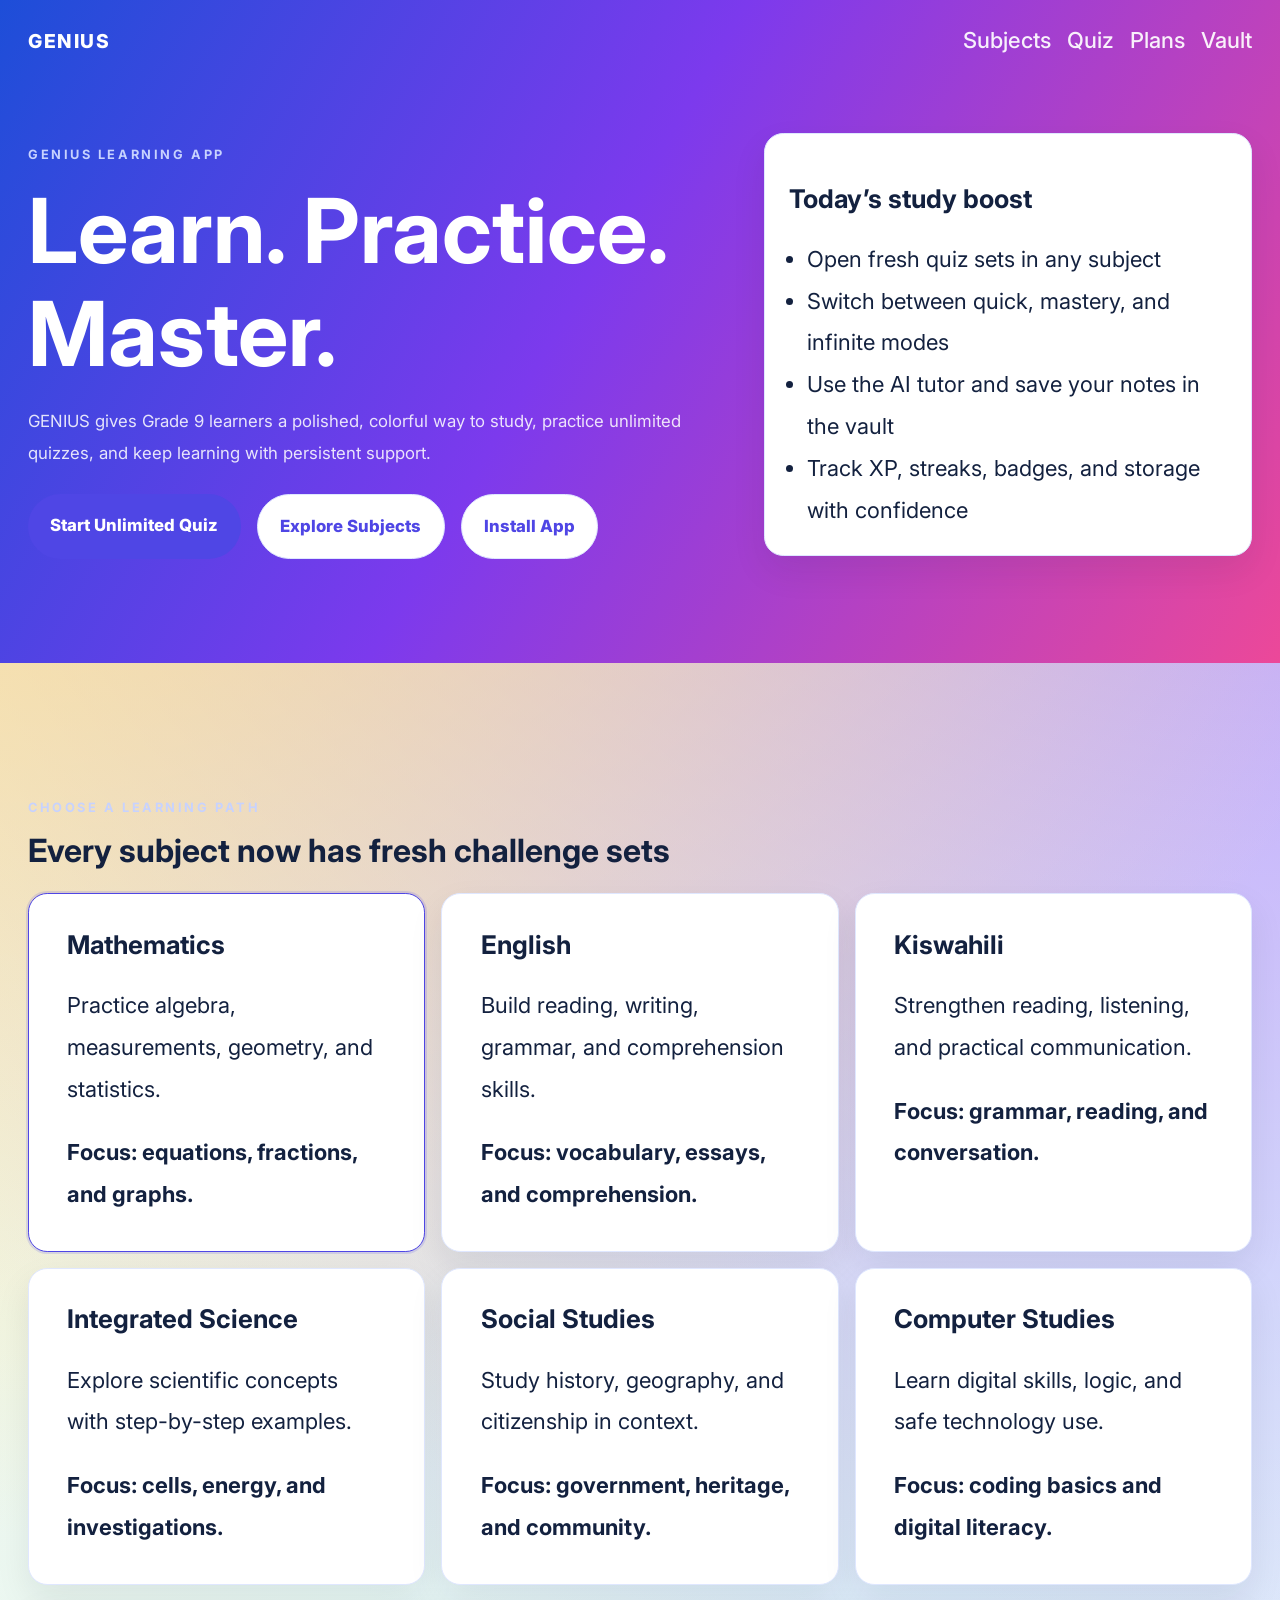
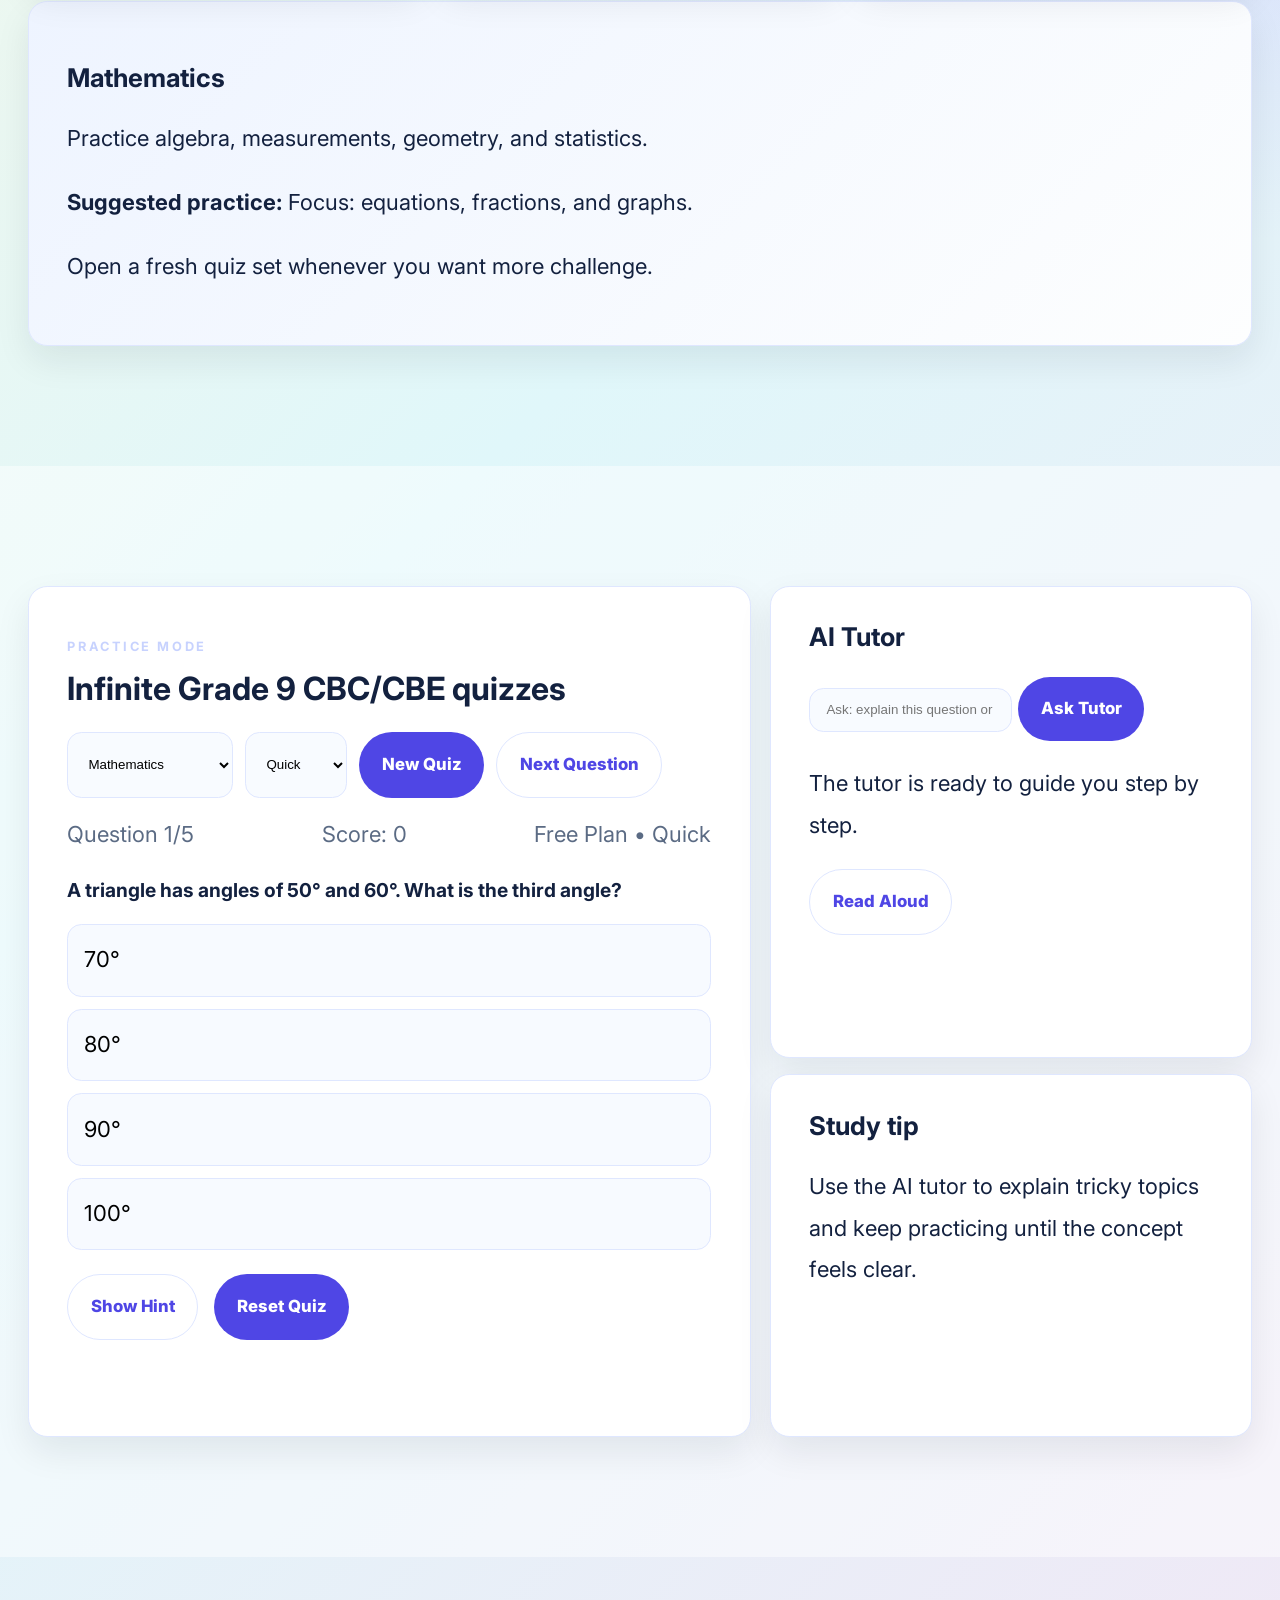
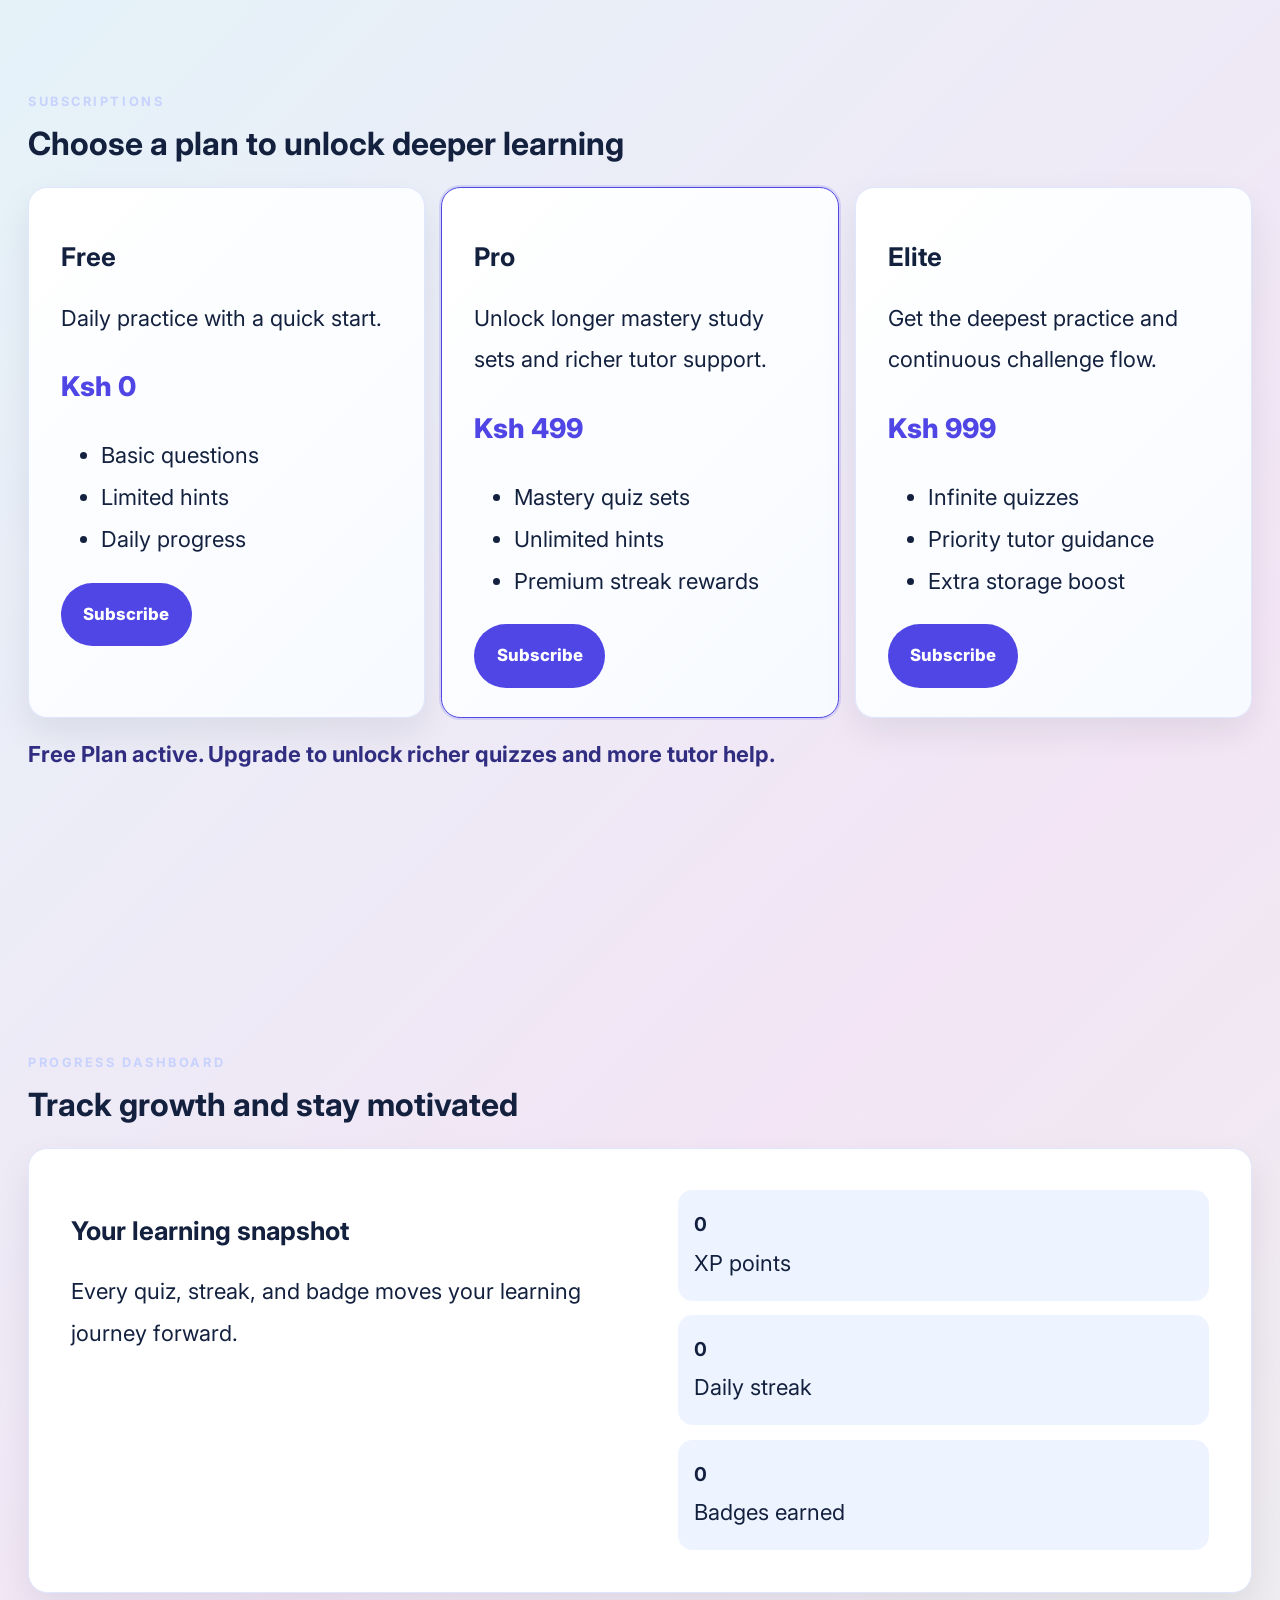
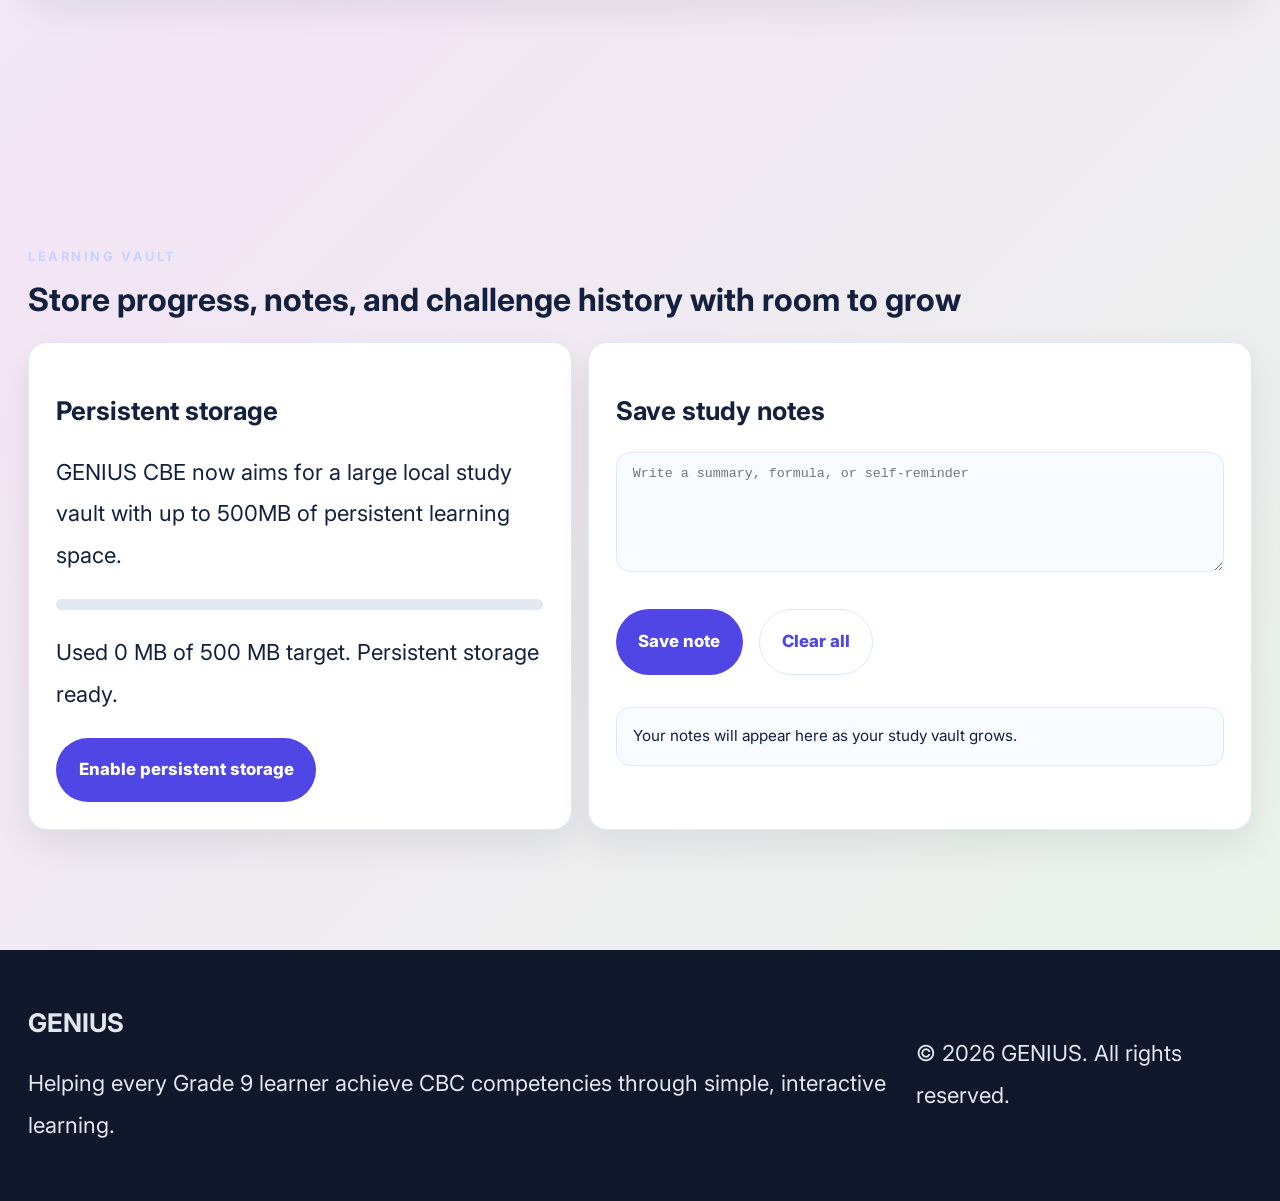
<file: index.html>
<!DOCTYPE html>
<html lang="en">
  <head>
    <meta charset="UTF-8" />
    <meta name="viewport" content="width=device-width, initial-scale=1.0" />
    <meta name="description" content="GENIUS CBE is a polished, installable learning app for Kenya Grade 9 CBC/CBE learners." />
    <meta name="theme-color" content="#4f46e5" />
    <meta name="apple-mobile-web-app-capable" content="yes" />
    <meta name="apple-mobile-web-app-title" content="GENIUS" />
    <title>GENIUS | Learn. Practice. Master.</title>
    <link rel="manifest" href="manifest.json" />
    <link rel="apple-touch-icon" href="icon.svg" />
    <link rel="preconnect" href="https://fonts.googleapis.com" />
    <link rel="preconnect" href="https://fonts.gstatic.com" crossorigin />
    <link href="https://fonts.googleapis.com/css2?family=Inter:wght@400;500;600;700;800&display=swap" rel="stylesheet" />
    <link rel="stylesheet" href="styles.css" />
  </head>
  <body>
    <header class="hero">
      <nav class="nav container">
        <a class="brand" href="#top">GENIUS</a>
        <div class="nav-links">
          <a href="#subjects">Subjects</a>
          <a href="#quiz">Quiz</a>
          <a href="#plans">Plans</a>
          <a href="#vault">Vault</a>
        </div>
      </nav>

      <div class="container hero-grid" id="top">
        <div>
          <p class="eyebrow">GENIUS learning app</p>
          <h1>Learn. Practice. Master.</h1>
          <p class="lead">GENIUS gives Grade 9 learners a polished, colorful way to study, practice unlimited quizzes, and keep learning with persistent support.</p>
          <div class="hero-actions">
            <a class="btn btn-primary" href="#quiz">Start Unlimited Quiz</a>
            <a class="btn btn-secondary" href="#subjects">Explore Subjects</a>
            <button id="installButton" class="btn btn-secondary">Install App</button>
          </div>
        </div>
        <div class="hero-card">
          <h3>Today’s study boost</h3>
          <ul>
            <li>Open fresh quiz sets in any subject</li>
            <li>Switch between quick, mastery, and infinite modes</li>
            <li>Use the AI tutor and save your notes in the vault</li>
            <li>Track XP, streaks, badges, and storage with confidence</li>
          </ul>
        </div>
      </div>
    </header>

    <main>
      <section class="section container" id="subjects">
        <div class="section-heading">
          <p class="eyebrow">Choose a learning path</p>
          <h2>Every subject now has fresh challenge sets</h2>
        </div>
        <div id="subjectGrid" class="card-grid"></div>
        <div id="subjectDetail" class="detail-card"></div>
      </section>

      <section class="section section-alt" id="quiz">
        <div class="container quiz-layout">
          <div class="quiz-card">
            <div class="section-heading">
              <p class="eyebrow">Practice mode</p>
              <h2>Infinite Grade 9 CBC/CBE quizzes</h2>
            </div>
            <div class="quiz-toolbar">
              <select id="subjectSelect" class="select"></select>
              <select id="modeSelect" class="select">
                <option value="Quick">Quick</option>
                <option value="Mastery">Mastery</option>
                <option value="Infinite">Infinite</option>
              </select>
              <button id="newQuizButton" class="btn btn-primary">New Quiz</button>
              <button id="nextQuestionButton" class="btn btn-secondary">Next Question</button>
            </div>
            <div class="quiz-status">
              <span id="questionCount">Question 1/5</span>
              <span id="scoreCount">Score: 0</span>
              <span id="planStatus">Free Plan</span>
            </div>
            <div id="quizPrompt" class="quiz-prompt"></div>
            <div id="answerButtons" class="answer-grid"></div>
            <div class="quiz-actions">
              <button id="hintButton" class="btn btn-secondary">Show Hint</button>
              <button id="restartButton" class="btn btn-primary">Reset Quiz</button>
            </div>
            <p id="feedback" class="feedback"></p>
          </div>

          <div class="side-panel">
            <div class="feature-card">
              <h3>AI Tutor</h3>
              <input id="tutorPrompt" class="input" placeholder="Ask: explain this question or give me a hint" />
              <button id="askTutorButton" class="btn btn-primary">Ask Tutor</button>
              <p id="aiTutorText">The tutor is ready to guide you step by step.</p>
              <button id="voiceButton" class="btn btn-secondary">Read Aloud</button>
            </div>
            <div class="feature-card">
              <h3>Study tip</h3>
              <p>Use the AI tutor to explain tricky topics and keep practicing until the concept feels clear.</p>
            </div>
          </div>
        </div>
      </section>

      <section class="section container" id="plans">
        <div class="section-heading">
          <p class="eyebrow">Subscriptions</p>
          <h2>Choose a plan to unlock deeper learning</h2>
        </div>
        <div id="plansGrid" class="plans-grid"></div>
        <p id="subscriptionStatus" class="subscription-status"></p>
      </section>

      <section class="section container" id="progress">
        <div class="section-heading">
          <p class="eyebrow">Progress dashboard</p>
          <h2>Track growth and stay motivated</h2>
        </div>
        <div class="progress-panel">
          <div>
            <h3>Your learning snapshot</h3>
            <p>Every quiz, streak, and badge moves your learning journey forward.</p>
          </div>
          <div class="stats">
            <div><strong id="xpValue">0</strong><span>XP points</span></div>
            <div><strong id="streakValue">0</strong><span>Daily streak</span></div>
            <div><strong id="badgeValue">0</strong><span>Badges earned</span></div>
          </div>
        </div>
      </section>

      <section class="section container" id="vault">
        <div class="section-heading">
          <p class="eyebrow">Learning vault</p>
          <h2>Store progress, notes, and challenge history with room to grow</h2>
        </div>
        <div class="vault-grid">
          <div class="vault-card">
            <h3>Persistent storage</h3>
            <p>GENIUS CBE now aims for a large local study vault with up to 500MB of persistent learning space.</p>
            <div class="storage-meter">
              <div id="storageBar"></div>
            </div>
            <p id="storageStatus">Preparing storage…</p>
            <button id="persistButton" class="btn btn-primary">Enable persistent storage</button>
          </div>
          <div class="vault-card">
            <h3>Save study notes</h3>
            <textarea id="noteInput" class="input note-input" placeholder="Write a summary, formula, or self-reminder"></textarea>
            <div class="hero-actions">
              <button id="saveNoteButton" class="btn btn-primary">Save note</button>
              <button id="clearNotesButton" class="btn btn-secondary">Clear all</button>
            </div>
            <div id="noteList" class="note-list"></div>
          </div>
        </div>
      </section>
    </main>

    <footer class="footer" id="contact">
      <div class="container footer-content">
        <div>
          <h3>GENIUS</h3>
          <p>Helping every Grade 9 learner achieve CBC competencies through simple, interactive learning.</p>
        </div>
        <p>© <span id="year"></span> GENIUS. All rights reserved.</p>
      </div>
    </footer>

    <script src="script.js"></script>
  </body>
</html>
</file>
<file: styles.css>
:root {
  color-scheme: light;
  --bg: #f4f7ff;
  --surface: #ffffff;
  --surface-alt: #eef4ff;
  --text: #13213f;
  --muted: #5b6b84;
  --primary: #4f46e5;
  --primary-dark: #312e81;
  --accent: #14b8a6;
  --border: #dfe7ff;
}

* {
  box-sizing: border-box;
}

html {
  scroll-behavior: smooth;
}

body {
  margin: 0;
  font-family: 'Inter', sans-serif;
  color: var(--text);
  background:
    radial-gradient(circle at top left, #ffe082 0%, transparent 25%),
    radial-gradient(circle at top right, #b388ff 0%, transparent 30%),
    linear-gradient(135deg, #fff8e1 0%, #e0f7fa 35%, #f3e5f5 70%, #e8f5e9 100%);
  line-height: 1.9;
  font-size: 22px;
}

button {
  font: inherit;
  cursor: pointer;
  border: none;
}

.container {
  width: min(1500px, calc(100% - 3.5rem));
  margin: 0 auto;
}

.hero {
  background: linear-gradient(120deg, #1d4ed8 0%, #7c3aed 45%, #ec4899 100%);
  color: white;
  padding-bottom: 4.5rem;
}

.nav {
  display: flex;
  justify-content: space-between;
  align-items: center;
  padding: 1.25rem 0;
}

.brand {
  font-weight: 800;
  letter-spacing: 0.08em;
  text-decoration: none;
  color: white;
  font-size: 1.2rem;
}

.nav-links {
  display: flex;
  gap: 1rem;
}

.nav-links a {
  color: rgba(255, 255, 255, 0.92);
  text-decoration: none;
  font-weight: 500;
}

.hero-grid {
  display: grid;
  grid-template-columns: 1.3fr 0.9fr;
  gap: 2rem;
  align-items: center;
  padding: 3rem 0 2rem;
}

.eyebrow {
  text-transform: uppercase;
  letter-spacing: 0.2em;
  color: #c7d2fe;
  font-weight: 700;
  font-size: 0.8rem;
  margin-bottom: 0.75rem;
}

h1,
h2,
h3 {
  line-height: 1.15;
}

h1 {
  font-size: clamp(4rem, 7vw, 6.4rem);
  margin: 0 0 1.3rem;
}

.lead {
  font-size: 1.05rem;
  color: rgba(255, 255, 255, 0.86);
  max-width: 680px;
}

.hero-actions,
.quiz-actions {
  display: flex;
  flex-wrap: wrap;
  gap: 1rem;
  margin-top: 1.5rem;
}

.btn {
  display: inline-block;
  padding: 1rem 1.4rem;
  border-radius: 999px;
  font-weight: 800;
  text-decoration: none;
  font-size: 1.05rem;
}

.btn-primary {
  background: var(--primary);
  color: white;
}

.btn-secondary {
  background: white;
  color: var(--primary);
  border: 1px solid var(--border);
}

.hero-card,
.card,
.feature-card,
.progress-panel,
.detail-card,
.quiz-card,
.plan-card,
.vault-card {
  background: var(--surface);
  border: 1px solid var(--border);
  border-radius: 1.2rem;
  box-shadow: 0 15px 35px rgba(15, 23, 42, 0.08);
}

.hero-card {
  padding: 1.5rem;
  color: var(--text);
}

.hero-card ul {
  padding-left: 1.1rem;
  margin: 0.75rem 0 0;
}

.section {
  padding: 7.5rem 0;
}

.section-alt {
  background: rgba(255, 255, 255, 0.45);
}

.section-heading {
  margin-bottom: 1.5rem;
}

.section-heading h2 {
  margin: 0;
  font-size: clamp(1.6rem, 2.5vw, 2.3rem);
}

.card-grid {
  display: grid;
  grid-template-columns: repeat(3, minmax(0, 1fr));
  gap: 1rem;
}

.card,
.feature-card,
.detail-card,
.quiz-card {
  padding: 2.2rem 2.4rem;
}

.card {
  transition: transform 180ms ease, box-shadow 180ms ease;
}

.card:hover {
  transform: translateY(-3px);
  box-shadow: 0 18px 38px rgba(15, 23, 42, 0.12);
}

.card.active {
  border-color: var(--primary);
  box-shadow: 0 0 0 2px rgba(79, 70, 229, 0.16);
}

.card h3,
.feature-card h3 {
  margin-top: 0;
}

.detail-card {
  margin-top: 1rem;
  background: linear-gradient(135deg, #eef4ff, #fdfefe);
}

.quiz-layout {
  display: grid;
  grid-template-columns: 1.2fr 0.8fr;
  gap: 1.2rem;
}

.quiz-toolbar {
  display: flex;
  flex-wrap: wrap;
  gap: 0.75rem;
  margin-bottom: 1rem;
}

.select,
.input {
  padding: 0.85rem 1rem;
  border-radius: 0.9rem;
  border: 1px solid var(--border);
  background: #f8fbff;
}

.quiz-status {
  display: flex;
  flex-wrap: wrap;
  justify-content: space-between;
  gap: 0.5rem;
  color: var(--muted);
  margin-bottom: 1rem;
}

.quiz-prompt {
  font-size: 1.2rem;
  font-weight: 700;
  margin-bottom: 1rem;
}

.answer-grid {
  display: grid;
  gap: 0.75rem;
}

.answer-btn {
  text-align: left;
  padding: 0.9rem 1rem;
  border-radius: 0.9rem;
  background: #f7faff;
  border: 1px solid var(--border);
}

.answer-btn:hover {
  border-color: var(--primary);
}

.feedback {
  min-height: 1.4rem;
  margin-top: 1rem;
  font-weight: 600;
  color: var(--primary-dark);
}

.side-panel {
  display: grid;
  gap: 1rem;
}

.plans-grid {
  display: grid;
  grid-template-columns: repeat(3, minmax(0, 1fr));
  gap: 1rem;
}

.plan-card {
  padding: 1.8rem 2rem;
  background: linear-gradient(135deg, #ffffff, #f7faff);
}

.plan-card.featured {
  border-color: var(--primary);
  box-shadow: 0 0 0 2px rgba(79, 70, 229, 0.16);
}

.plan-price {
  font-size: 1.7rem;
  font-weight: 800;
  color: var(--primary);
}

.subscription-status {
  margin-top: 1rem;
  font-weight: 700;
  color: var(--primary-dark);
}

.progress-panel {
  display: grid;
  grid-template-columns: 1fr 0.9fr;
  gap: 1rem;
  padding: 2.6rem;
}

.stats {
  display: grid;
  gap: 0.9rem;
}

.stats div {
  background: var(--surface-alt);
  padding: 1rem;
  border-radius: 0.9rem;
}

.stats strong {
  font-size: 1.2rem;
  display: block;
}

.vault-grid {
  display: grid;
  grid-template-columns: 0.9fr 1.1fr;
  gap: 1rem;
}

.vault-card {
  padding: 1.7rem;
}

.storage-meter {
  width: 100%;
  height: 0.7rem;
  background: #e2e8f0;
  border-radius: 999px;
  overflow: hidden;
  margin: 1rem 0;
}

.storage-meter div {
  height: 100%;
  background: linear-gradient(90deg, #4f46e5, #14b8a6);
  width: 0%;
  transition: width 180ms ease;
}

.note-input {
  width: 100%;
  min-height: 120px;
  resize: vertical;
}

.note-list {
  display: grid;
  gap: 0.75rem;
  margin-top: 1rem;
}

.note-item {
  background: #f8fbff;
  border: 1px solid var(--border);
  border-radius: 0.9rem;
  padding: 0.9rem 1rem;
  font-size: 0.95rem;
}

.footer {
  background: #0f172a;
  color: #e2e8f0;
  padding: 2rem 0;
}

.footer-content {
  display: flex;
  justify-content: space-between;
  gap: 1rem;
  align-items: center;
}

@media (max-width: 860px) {
  .hero-grid,
  .quiz-layout,
  .progress-panel,
  .card-grid,
  .vault-grid {
    grid-template-columns: 1fr;
  }
}

@media (max-width: 640px) {
  .nav {
    flex-direction: column;
    gap: 0.75rem;
  }

  .nav-links {
    flex-wrap: wrap;
    justify-content: center;
  }

  .footer-content {
    flex-direction: column;
    align-items: flex-start;
  }
}
</file>
